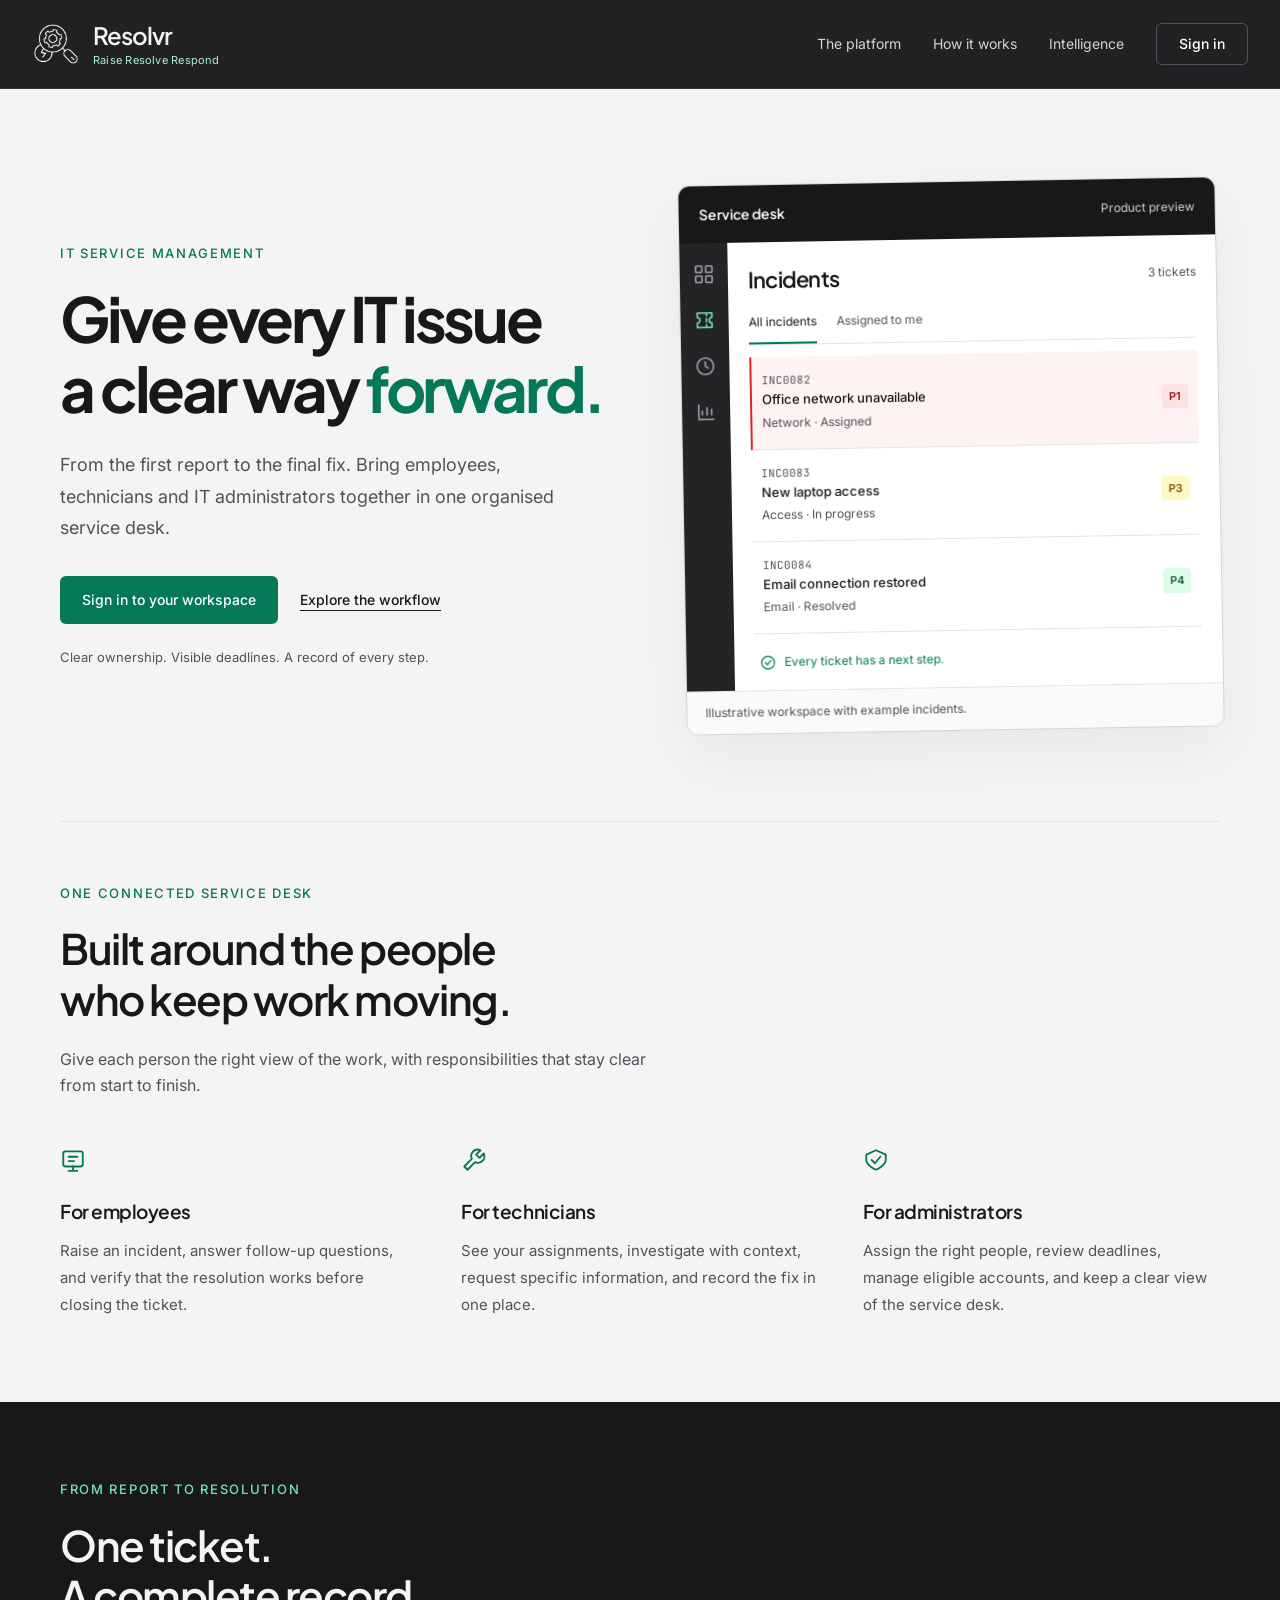
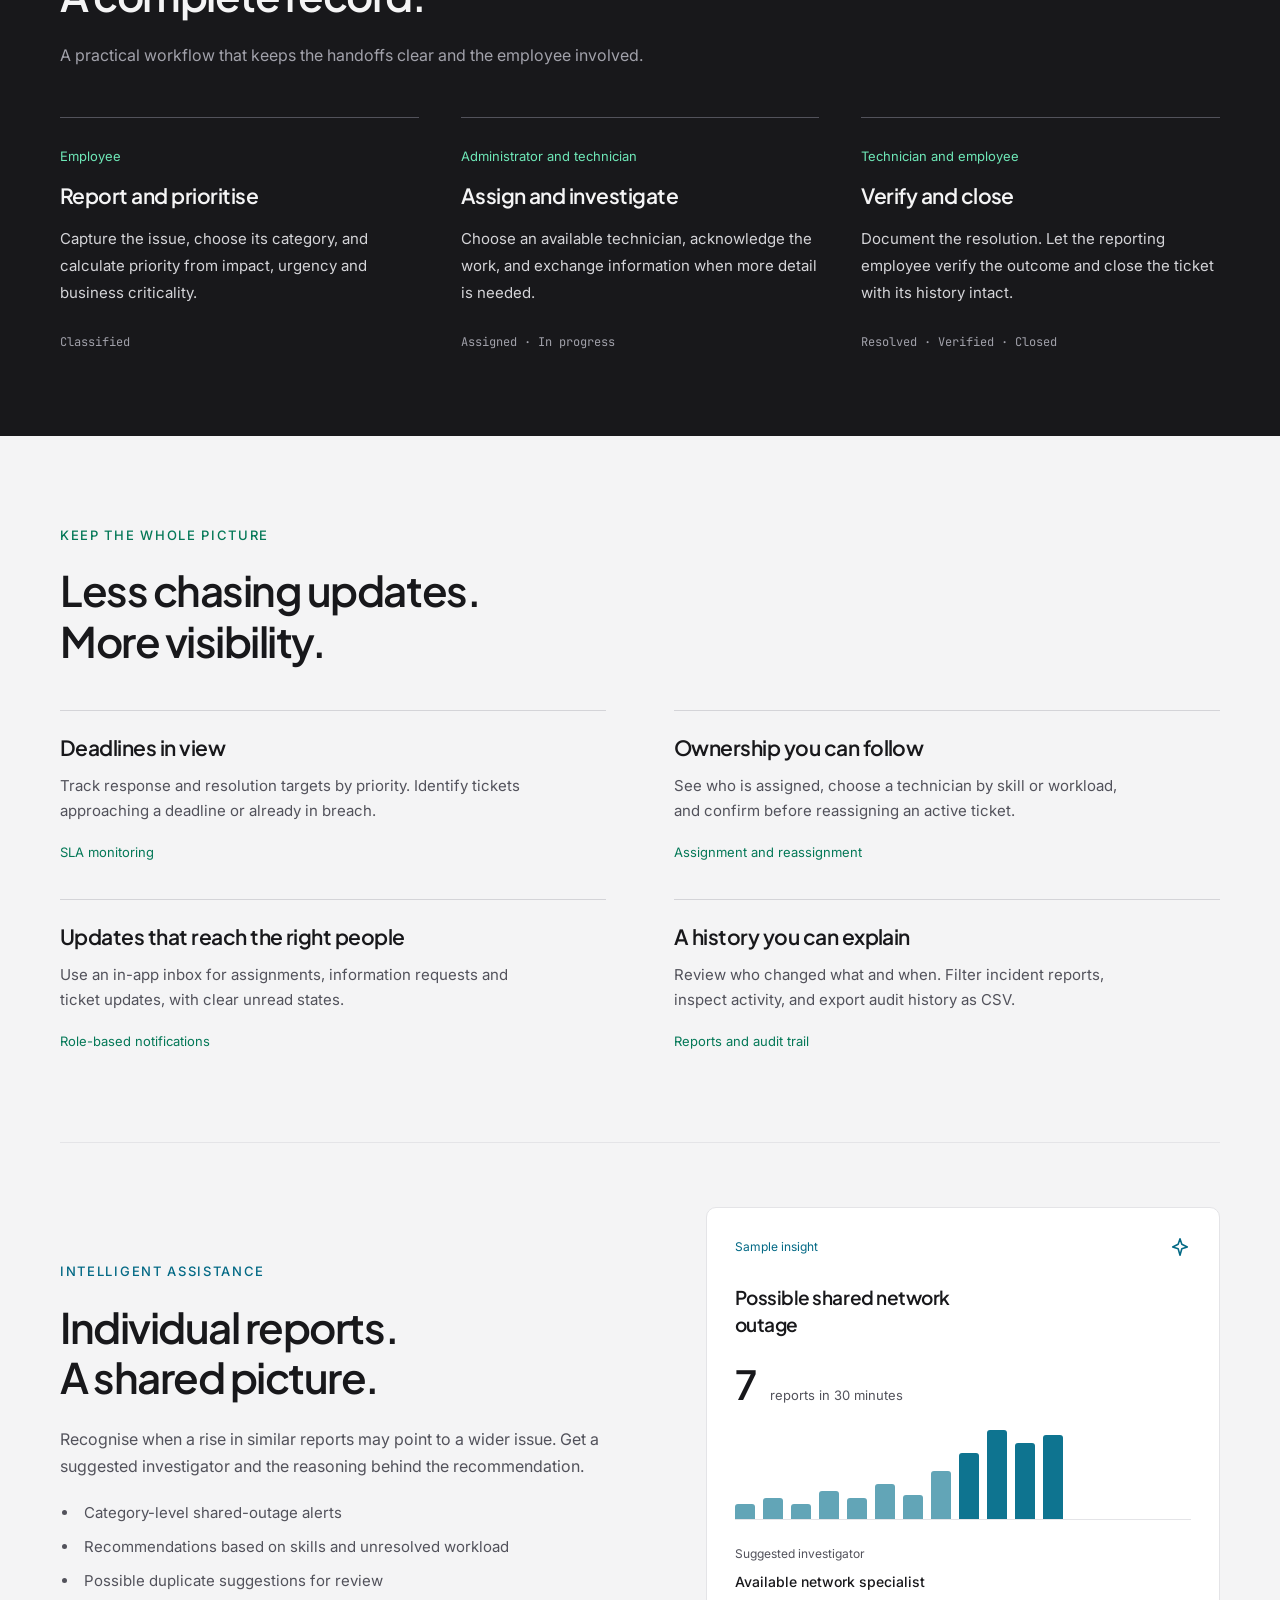
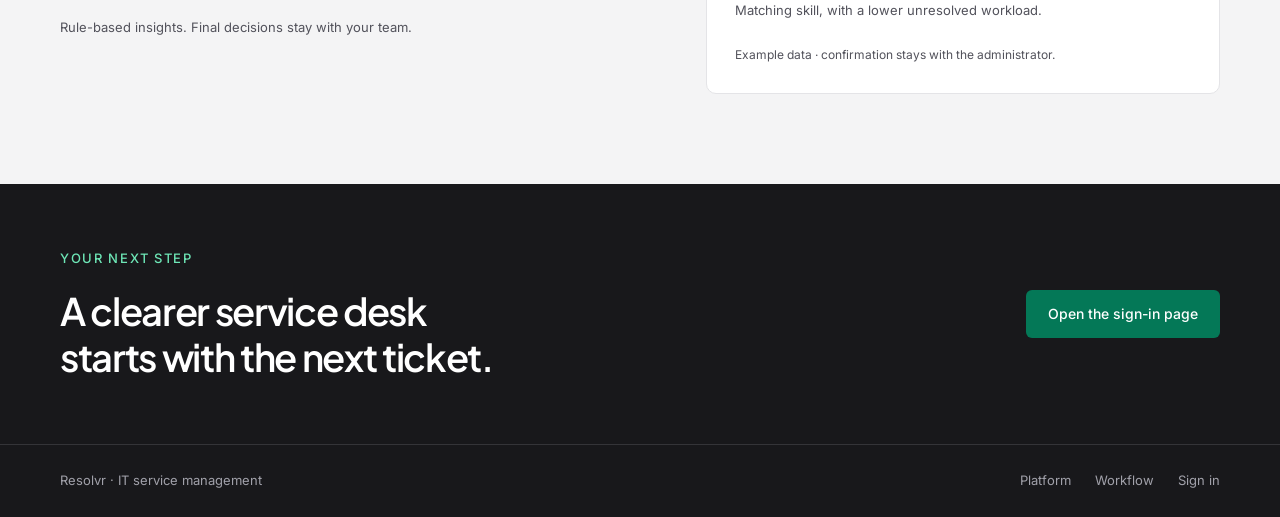
<file: frontend/landing.html>
<!doctype html>
<html lang="en">
<head>
  <meta charset="UTF-8">
  <meta name="viewport" content="width=device-width, initial-scale=1">
  <meta name="theme-color" content="#18181b">
  <meta name="description" content="Bring incident reporting, technician assignments, SLA monitoring and service desk insights into one clear workflow with Resolvr.">
  <title>Resolvr · A clearer way to run IT support</title>
  <link rel="icon" type="image/png" href="assets/branding/service-logo.png">
  <link rel="preconnect" href="https://fonts.googleapis.com">
  <link rel="preconnect" href="https://fonts.gstatic.com" crossorigin>
  <link href="https://fonts.googleapis.com/css2?family=Inter:wght@400;500;600&amp;family=JetBrains+Mono:wght@400;500&amp;family=Plus+Jakarta+Sans:wght@600;700&amp;display=swap" rel="stylesheet">
  <link rel="stylesheet" href="landing.css">
</head>
<body>
  <svg width="0" height="0" class="filter-definitions" aria-hidden="true" focusable="false"><defs><filter id="brand-ink" color-interpolation-filters="sRGB"><feColorMatrix type="matrix" values="0 0 0 0 0 0 0 0 0 0 0 0 0 0 0 -.2126 -.7152 -.0722 1 0"/></filter></defs></svg>
  <a class="skip-link" href="#main">Skip to content</a>
  <header class="site-header">
    <div class="header-inner">
      <a href="landing.html" class="site-brand" aria-label="Resolvr home"><img src="assets/branding/service-logo.png" alt="" class="site-logo"><span class="site-brand-copy"><strong>Resolvr</strong><span class="site-tagline">Raise Resolve Respond</span></span></a>
      <nav aria-label="Main navigation" class="site-nav"><div class="nav-links"><a href="#platform">The platform</a><a href="#workflow">How it works</a><a href="#insights">Intelligence</a></div><a href="signin.html" class="button header-signin">Sign in</a></nav>
    </div>
  </header>
  <main id="main">
    <section class="hero container" aria-labelledby="hero-title">
      <div class="hero-copy">
        <p class="eyebrow">IT service management</p>
        <h1 id="hero-title">Give every IT issue<br>a clear way <span>forward.</span></h1>
        <p class="hero-description">From the first report to the final fix. Bring employees, technicians and IT administrators together in one organised service desk.</p>
        <div class="hero-actions"><a href="signin.html" class="button button-primary">Sign in to your workspace</a><a href="#workflow" class="text-link">Explore the workflow</a></div>
        <p class="hero-footnote">Clear ownership. Visible deadlines. A record of every step.</p>
      </div>
      <figure class="product-preview" aria-labelledby="preview-caption">
        <div class="preview-top"><span class="preview-brand">Service desk</span><span class="preview-label">Product preview</span></div>
        <div class="preview-workspace">
          <div class="preview-rail" aria-hidden="true"><svg viewBox="0 0 24 24"><rect x="3" y="3" width="7" height="7" rx="1"/><rect x="14" y="3" width="7" height="7" rx="1"/><rect x="3" y="14" width="7" height="7" rx="1"/><rect x="14" y="14" width="7" height="7" rx="1"/></svg><svg class="selected" viewBox="0 0 24 24"><path d="M4 4h16v5a3 3 0 0 0 0 6v5H4v-5a3 3 0 0 0 0-6Z"/><path d="M14 4v3m0 3v4m0 3v3"/></svg><svg viewBox="0 0 24 24"><circle cx="12" cy="12" r="9"/><path d="M12 7v5l3 2"/></svg><svg viewBox="0 0 24 24"><path d="M4 4v16h16M8 15v-4m5 4V7m5 8v-6"/></svg></div>
          <div class="preview-main">
            <div class="preview-title"><h2>Incidents</h2><span class="preview-count">3 tickets</span></div>
            <div class="preview-tabs"><span class="active">All incidents</span><span>Assigned to me</span></div>
            <div class="preview-row critical"><div><span class="ticket-id">INC0082</span><strong>Office network unavailable</strong><span class="ticket-meta">Network · Assigned</span></div><span class="badge critical-badge">P1</span></div>
            <div class="preview-row"><div><span class="ticket-id">INC0083</span><strong>New laptop access</strong><span class="ticket-meta">Access · In progress</span></div><span class="badge medium-badge">P3</span></div>
            <div class="preview-row"><div><span class="ticket-id">INC0084</span><strong>Email connection restored</strong><span class="ticket-meta">Email · Resolved</span></div><span class="badge low-badge">P4</span></div>
            <div class="preview-update"><svg viewBox="0 0 24 24" aria-hidden="true"><circle cx="12" cy="12" r="9"/><path d="m8 12 3 3 5-6"/></svg><span>Every ticket has a next step.</span></div>
          </div>
        </div>
        <figcaption id="preview-caption">Illustrative workspace with example incidents.</figcaption>
      </figure>
    </section>

    <section id="platform" class="platform container" aria-labelledby="platform-title">
      <div class="section-intro"><p class="eyebrow">One connected service desk</p><h2 id="platform-title">Built around the people<br>who keep work moving.</h2><p>Give each person the right view of the work, with responsibilities that stay clear from start to finish.</p></div>
      <div class="role-grid">
        <article><svg class="feature-icon" viewBox="0 0 24 24" aria-hidden="true"><rect x="3" y="4" width="18" height="14" rx="2"/><path d="M8 22h8m-4-4v4M8 9h8m-8 4h5"/></svg><h3>For employees</h3><p>Raise an incident, answer follow-up questions, and verify that the resolution works before closing the ticket.</p></article>
        <article><svg class="feature-icon" viewBox="0 0 24 24" aria-hidden="true"><path d="m14 7 3 3 4-4a6 6 0 0 1-8 8l-7 7-3-3 7-7a6 6 0 0 1 8-8Z"/></svg><h3>For technicians</h3><p>See your assignments, investigate with context, request specific information, and record the fix in one place.</p></article>
        <article><svg class="feature-icon" viewBox="0 0 24 24" aria-hidden="true"><path d="M12 3 3 7v5c0 5 9 9 9 9s9-4 9-9V7Z"/><path d="m8 12 3 3 5-6"/></svg><h3>For administrators</h3><p>Assign the right people, review deadlines, manage eligible accounts, and keep a clear view of the service desk.</p></article>
      </div>
    </section>

    <section id="workflow" class="workflow" aria-labelledby="workflow-title"><div class="container">
      <div class="section-intro"><p class="eyebrow">From report to resolution</p><h2 id="workflow-title">One ticket.<br>A complete record.</h2><p>A practical workflow that keeps the handoffs clear and the employee involved.</p></div>
      <div class="workflow-grid">
        <article><span class="step-label">Employee</span><h3>Report and prioritise</h3><p>Capture the issue, choose its category, and calculate priority from impact, urgency and business criticality.</p><span class="workflow-state">Classified</span></article>
        <article><span class="step-label">Administrator and technician</span><h3>Assign and investigate</h3><p>Choose an available technician, acknowledge the work, and exchange information when more detail is needed.</p><span class="workflow-state">Assigned · In progress</span></article>
        <article><span class="step-label">Technician and employee</span><h3>Verify and close</h3><p>Document the resolution. Let the reporting employee verify the outcome and close the ticket with its history intact.</p><span class="workflow-state">Resolved · Verified · Closed</span></article>
      </div>
    </div></section>

    <section class="operations container" aria-labelledby="operations-title">
      <div class="section-intro"><p class="eyebrow">Keep the whole picture</p><h2 id="operations-title">Less chasing updates.<br>More visibility.</h2></div>
      <div class="operations-grid">
        <article><h3>Deadlines in view</h3><p>Track response and resolution targets by priority. Identify tickets approaching a deadline or already in breach.</p><span class="feature-detail">SLA monitoring</span></article>
        <article><h3>Ownership you can follow</h3><p>See who is assigned, choose a technician by skill or workload, and confirm before reassigning an active ticket.</p><span class="feature-detail">Assignment and reassignment</span></article>
        <article><h3>Updates that reach the right people</h3><p>Use an in-app inbox for assignments, information requests and ticket updates, with clear unread states.</p><span class="feature-detail">Role-based notifications</span></article>
        <article><h3>A history you can explain</h3><p>Review who changed what and when. Filter incident reports, inspect activity, and export audit history as CSV.</p><span class="feature-detail">Reports and audit trail</span></article>
      </div>
    </section>

    <section id="insights" class="insights container" aria-labelledby="insights-title">
      <div class="insight-copy"><p class="eyebrow insight-eyebrow">Intelligent assistance</p><h2 id="insights-title">Individual reports.<br>A shared picture.</h2><p>Recognise when a rise in similar reports may point to a wider issue. Get a suggested investigator and the reasoning behind the recommendation.</p><ul><li>Category-level shared-outage alerts</li><li>Recommendations based on skills and unresolved workload</li><li>Possible duplicate suggestions for review</li></ul><p class="insight-note">Rule-based insights. Final decisions stay with your team.</p></div>
      <div class="insight-example"><div class="insight-example-header"><span>Sample insight</span><svg viewBox="0 0 24 24" aria-hidden="true"><path d="m12 3 2 6 6 3-6 2-2 7-2-7-6-2 6-3Z"/></svg></div><h3>Possible shared network outage</h3><p class="insight-number">7 <span>reports in 30 minutes</span></p><div class="mini-frequency" aria-label="Illustration of a rise in incident reports" role="img"><span style="--bar:16%"></span><span style="--bar:23%"></span><span style="--bar:16%"></span><span style="--bar:31%"></span><span style="--bar:23%"></span><span style="--bar:39%"></span><span style="--bar:27%"></span><span style="--bar:54%"></span><span style="--bar:74%"></span><span style="--bar:100%"></span><span style="--bar:85%"></span><span style="--bar:94%"></span></div><div class="suggested-investigator"><span>Suggested investigator</span><strong>Available network specialist</strong><p>Matching skill, with a lower unresolved workload.</p></div><p class="example-note">Example data · confirmation stays with the administrator.</p></div>
    </section>

    <section class="closing" aria-labelledby="closing-title"><div class="container closing-inner"><div><p class="eyebrow">Your next step</p><h2 id="closing-title">A clearer service desk<br>starts with the next ticket.</h2></div><a href="signin.html" class="button button-primary">Open the sign-in page</a></div></section>
  </main>
  <footer class="site-footer"><div class="container footer-inner"><span>Resolvr · IT service management</span><nav aria-label="Footer navigation"><a href="#platform">Platform</a><a href="#workflow">Workflow</a><a href="signin.html">Sign in</a></nav></div></footer>
</body>
</html>
</file>
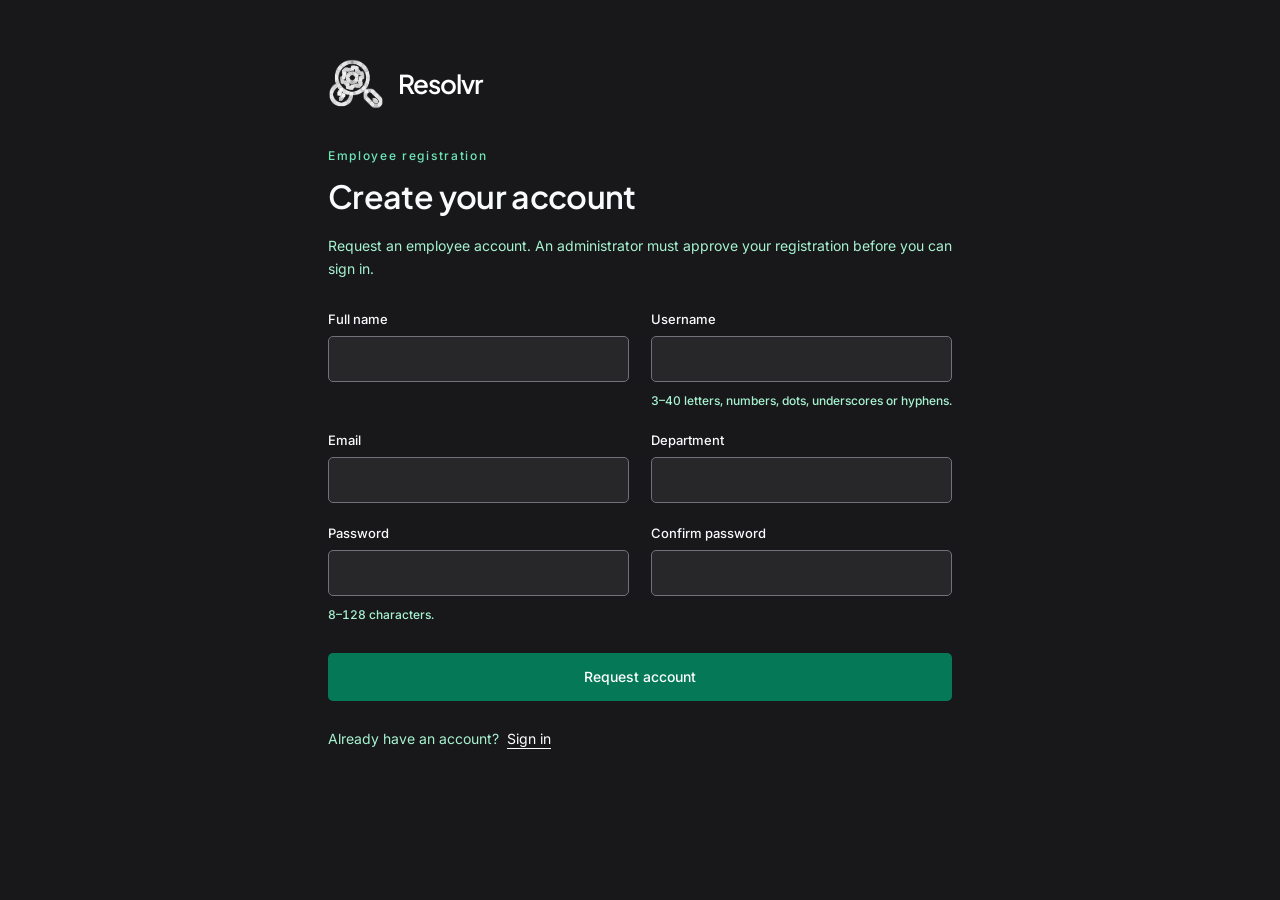
<file: frontend/signup.html>
<!doctype html>
<html lang="en"><head><meta charset="UTF-8"><link rel="icon" type="image/png" href="assets/branding/service-logo.png"><meta name="viewport" content="width=device-width, initial-scale=1"><meta name="theme-color" content="#18181B"><title>Create account · Resolvr</title><link rel="preconnect" href="https://fonts.googleapis.com"><link rel="preconnect" href="https://fonts.gstatic.com" crossorigin><link href="https://fonts.googleapis.com/css2?family=Inter:wght@400;500;600&amp;family=JetBrains+Mono:wght@400;500&amp;family=Plus+Jakarta+Sans:wght@600;700&amp;display=swap" rel="stylesheet"><link rel="stylesheet" href="styles.css"><link rel="stylesheet" href="auth.css"><link rel="stylesheet" href="theme-graphite.css"><script src="api.js" defer></script><script src="auth.js" defer></script></head>
<body class="auth-page"><svg width="0" height="0" style="position:absolute" aria-hidden="true" focusable="false"><defs><filter id="brand-ink" color-interpolation-filters="sRGB"><feColorMatrix type="matrix" values="0 0 0 0 0 0 0 0 0 0 0 0 0 0 0 -.2126 -.7152 -.0722 1 0"/><feMorphology operator="dilate" radius="0.65"/></filter></defs></svg><main class="auth-main auth-main-signup"><a class="auth-brand" href="signin.html" aria-label="Resolvr sign in"><img class="brand-logo" src="assets/branding/service-logo.png" alt=""><strong>Resolvr</strong></a><p class="eyebrow">Employee registration</p><h1>Create your account</h1><p class="auth-intro">Request an employee account. An administrator must approve your registration before you can sign in.</p>
<form id="signup-form" class="auth-form"><p id="auth-error" class="auth-error" role="alert" hidden></p><div class="auth-form-grid"><label>Full name<input name="name" autocomplete="name" maxlength="120" required></label><label>Username<input name="username" autocomplete="username" minlength="3" maxlength="40" pattern="[A-Za-z0-9._\-]{3,40}" required><span class="auth-help">3–40 letters, numbers, dots, underscores or hyphens.</span></label><label>Email<input name="email" type="email" autocomplete="email" maxlength="200" required></label><label>Department<input name="department" autocomplete="organization-title" maxlength="100" required></label><label>Password<input name="password" type="password" minlength="8" maxlength="128" autocomplete="new-password" required><span class="auth-help">8–128 characters.</span></label><label>Confirm password<input name="confirmPassword" type="password" minlength="8" maxlength="128" autocomplete="new-password" required></label></div><button class="auth-submit" type="submit">Request account</button></form><p class="auth-switch">Already have an account? <a href="signin.html">Sign in</a></p></main></body></html>
</file>
<file: frontend/landing.css>
:root{color-scheme:light;--paper:#f4f4f5;--ink:#18181b;--muted:#52525b;--line:#e4e4e7;--emerald:#047857;--emerald-dark:#065f46;--mint:#6ee7b7;--heading:'Plus Jakarta Sans',sans-serif;font-family:Inter,system-ui,sans-serif;font-synthesis:none;color:var(--ink);background:var(--paper);scroll-behavior:smooth}
*{box-sizing:border-box}body{margin:0;font-size:16px;line-height:1.65}a{color:inherit}a:focus-visible{outline:2px solid #059669;outline-offset:5px}svg{fill:none;stroke:currentColor;stroke-width:1.7;stroke-linecap:round;stroke-linejoin:round}h1,h2,h3{font-family:var(--heading);line-height:1.2;letter-spacing:-.035em;margin:0;font-weight:600}p{margin:0}h2{font-size:clamp(30px,3.6vw,42px)}h3{font-size:20px;letter-spacing:-.025em}.container{width:min(1160px,calc(100% - 64px));margin:auto}.filter-definitions{position:absolute}.skip-link{position:fixed;z-index:30;top:12px;left:16px;padding:10px 16px;background:white;transform:translateY(-160%)}.skip-link:focus{transform:none}
.site-header{position:sticky;top:0;z-index:10;background:#18181bf5;color:#f4f4f5;border-bottom:1px solid #343438}.header-inner{width:min(1240px,calc(100% - 64px));height:88px;margin:auto;display:flex;align-items:center;justify-content:space-between;gap:24px}.site-brand{display:block;line-height:0}.site-logo{width:48px;height:48px;filter:url(#brand-ink) invert(1)}.site-nav,.nav-links{display:flex;align-items:center;gap:32px}.nav-links a{font-size:14px;text-decoration:none;color:#d4d4d8}.nav-links a:hover{color:#6ee7b7}.button{display:inline-flex;align-items:center;justify-content:center;min-height:48px;border:1px solid transparent;border-radius:6px;padding:12px 21px;font-size:14px;font-weight:500;line-height:1.45;text-decoration:none;transition:background 160ms,border-color 160ms}.button-primary{background:var(--emerald);color:white}.button-primary:hover{background:var(--emerald-dark)}.header-signin{min-height:42px;border-color:#52525b;color:white;padding:9px 22px}.header-signin:hover{background:#303035;border-color:#a1a1aa}
.hero{display:grid;grid-template-columns:1.05fr 1fr;gap:58px;align-items:center;padding:92px 0 90px}.eyebrow{font-size:13px;line-height:1.5;letter-spacing:.13em;text-transform:uppercase;font-weight:500;color:var(--emerald);margin-bottom:20px}.hero h1{font-size:clamp(40px,4.9vw,62px);font-weight:700;line-height:1.13;letter-spacing:-.055em}.hero h1 span{color:var(--emerald)}.hero-description{font-size:18px;line-height:1.75;color:var(--muted);max-width:500px;margin-top:26px}.hero-actions{display:flex;align-items:center;gap:22px;flex-wrap:wrap;margin-top:32px}.text-link{font-size:14px;font-weight:500;text-underline-offset:5px}.hero-footnote{font-size:13px;color:var(--muted);margin-top:23px}.hero-copy{animation:arrival 650ms ease-out both}
.product-preview{margin:0;min-width:0;border:1px solid #d4d4d8;border-radius:12px;overflow:hidden;background:white;box-shadow:0 24px 60px #18181b0d;transform:rotate(-1deg);animation:arrival 850ms ease-out both}.preview-top{display:flex;align-items:center;justify-content:space-between;gap:12px;padding:17px 20px;background:#18181b;color:white}.preview-brand{font-family:var(--heading);font-size:14px;font-weight:600}.preview-label{font-size:12px;color:#d4d4d8}.preview-workspace{display:grid;grid-template-columns:48px 1fr}.preview-rail{background:#242427;padding:20px 10px;display:flex;flex-direction:column;align-items:center;gap:24px;color:#a1a1aa}.preview-rail svg{width:22px;height:22px}.preview-rail .selected{color:#6ee7b7}.preview-main{min-width:0;padding:24px 20px 0}.preview-title{display:flex;align-items:center;justify-content:space-between;gap:12px}.preview-title h2{font-size:22px}.preview-count{font-size:12px;color:var(--muted)}.preview-tabs{display:flex;gap:20px;margin:20px 0 12px;border-bottom:1px solid var(--line);color:var(--muted);font-size:12px}.preview-tabs span{padding-bottom:10px}.preview-tabs .active{border-bottom:2px solid var(--emerald);color:var(--ink)}.preview-row{display:flex;align-items:center;justify-content:space-between;gap:14px;border-bottom:1px solid var(--line);padding:16px 10px}.preview-row.critical{background:#fef2f2;border-left:2px solid #dc2626}.preview-row>div{display:grid;gap:3px;min-width:0}.ticket-id{font:11px 'JetBrains Mono',monospace;color:var(--muted)}.preview-row strong{font-size:13px;font-weight:500;line-height:1.5}.ticket-meta{font-size:12px;color:var(--muted)}.badge{font-size:11px;font-weight:600;border-radius:4px;padding:3px 7px;flex:none}.critical-badge{background:#fee2e2;color:#991b1b}.medium-badge{background:#fef9c3;color:#854d0e}.low-badge{background:#dcfce7;color:#166534}.preview-update{display:flex;align-items:center;gap:8px;padding:18px 5px;color:var(--emerald);font-size:12px}.preview-update svg{width:17px;height:17px}.product-preview figcaption{border-top:1px solid var(--line);background:#fafafa;font-size:12px;color:var(--muted);padding:11px 18px}
section[id]{scroll-margin-top:110px}.platform{padding:62px 0 84px;border-top:1px solid var(--line)}.section-intro{max-width:590px}.section-intro>p:last-child:not(.eyebrow){color:var(--muted);margin-top:22px}.role-grid{display:grid;grid-template-columns:repeat(3,1fr);gap:44px;margin-top:48px}.feature-icon{width:26px;height:26px;color:var(--emerald);margin-bottom:20px}.role-grid h3{font-size:19px;margin-bottom:14px}.role-grid p{font-size:15px;color:var(--muted);line-height:1.8}
.workflow{background:#18181b;color:#f4f4f5;padding:78px 0 82px}.workflow .eyebrow{color:#6ee7b7}.workflow .section-intro>p:last-child{color:#a1a1aa}.workflow-grid{display:grid;grid-template-columns:repeat(3,1fr);gap:42px;margin-top:48px}.workflow-grid article{border-top:1px solid #52525b;padding-top:24px}.step-label{font-size:13px;color:#6ee7b7}.workflow-grid h3{margin-top:15px;font-size:21px}.workflow-grid p{font-size:15px;color:#d4d4d8;margin-top:17px;line-height:1.8}.workflow-state{display:block;color:#a1a1aa;font:12px/1.8 'JetBrains Mono',monospace;margin-top:26px}
.operations{padding:90px 0}.operations-grid{display:grid;grid-template-columns:1fr 1fr;gap:36px 68px;margin-top:44px}.operations-grid article{border-top:1px solid #d4d4d8;padding-top:24px}.operations-grid h3{font-size:21px}.operations-grid p{color:var(--muted);margin-top:14px;max-width:470px;font-size:15px}.feature-detail{display:block;font-size:13px;color:var(--emerald);margin-top:18px}
.insights{display:grid;grid-template-columns:1.1fr 1fr;gap:80px;padding:64px 0 90px;border-top:1px solid var(--line);align-items:center}.insight-eyebrow{color:#036985}.insight-copy>p:not(.eyebrow){color:var(--muted);margin-top:24px}.insight-copy ul{padding-left:19px;margin:22px 0;color:var(--muted);font-size:15px}.insight-copy li{padding-left:5px;margin:9px 0}.insight-copy .insight-note{font-size:13px}.insight-example{background:white;border:1px solid var(--line);border-radius:10px;padding:28px}.insight-example-header{display:flex;align-items:center;justify-content:space-between;font-size:12px;color:#036985;margin-bottom:26px}.insight-example-header svg{width:22px;height:22px}.insight-example h3{font-size:19px;line-height:1.4;max-width:260px}.insight-number{font-family:var(--heading);font-size:40px;font-weight:600;line-height:1.4;margin-top:18px}.insight-number span{font-family:Inter,sans-serif;font-size:13px;font-weight:400;color:var(--muted);margin-left:6px}.mini-frequency{height:90px;display:flex;align-items:end;gap:8px;border-bottom:1px solid var(--line);margin:18px 0 24px}.mini-frequency span{flex:1;max-width:20px;height:var(--bar);background:#0e7490;border-radius:3px 3px 0 0;opacity:.65}.mini-frequency span:nth-last-child(-n+4){opacity:1}.suggested-investigator{display:grid;gap:7px;font-size:14px}.suggested-investigator>span{font-size:12px;color:var(--muted)}.suggested-investigator strong{font-weight:500}.suggested-investigator p{font-size:13px;color:var(--muted)}.example-note{font-size:12px;color:var(--muted);margin-top:23px}
.closing{background:#18181b;color:white;padding:65px 0}.closing-inner{display:flex;align-items:center;justify-content:space-between;gap:40px}.closing .eyebrow{color:#6ee7b7}.closing h2{font-size:clamp(28px,3.6vw,38px)}.closing .button{flex-shrink:0}.site-footer{background:#18181b;color:#a1a1aa;border-top:1px solid #343438;padding:25px 0}.footer-inner{display:flex;justify-content:space-between;gap:24px;font-size:13px}.footer-inner nav{display:flex;gap:24px}.footer-inner a{text-decoration:none}.footer-inner a:hover{color:white}
@keyframes arrival{from{opacity:0;translate:0 12px}to{opacity:1;translate:0 0}}
@media(max-width:1050px){.hero{gap:32px;padding-top:68px}.hero h1{font-size:46px}.hero-description{font-size:16px}.hero-actions{gap:18px}.preview-main{padding:22px 12px 0}.preview-row strong{font-size:12px}.insights{gap:40px}.role-grid,.workflow-grid{gap:28px}}
@media(max-width:850px){.hero{grid-template-columns:1fr;gap:48px;padding:62px 0 60px}.hero-copy{max-width:600px}.hero h1{font-size:clamp(42px,7vw,58px)}.product-preview{width:min(560px,100%);justify-self:center;transform:none}.preview-main{padding:24px 20px 0}.preview-row strong{font-size:14px}.insights{grid-template-columns:1fr;gap:34px}.insight-copy{max-width:600px}.insight-example{max-width:560px;width:100%;justify-self:center}.role-grid{gap:25px}.role-grid p,.workflow-grid p{font-size:14px}.workflow-grid h3{font-size:19px}.closing-inner{align-items:flex-start;flex-direction:column;gap:30px}}
@media(max-width:600px){.container,.header-inner{width:calc(100% - 40px)}.header-inner{height:74px}.nav-links{display:none}.site-logo{width:42px;height:42px}.hero{padding-top:44px;gap:36px}.hero h1{font-size:42px}.hero-description{margin-top:22px}.hero-actions{align-items:flex-start;flex-direction:column;gap:20px}.hero-footnote{font-size:12px;max-width:270px}.product-preview{border-radius:8px}.preview-top{padding:13px 14px}.preview-workspace{grid-template-columns:37px 1fr}.preview-rail{padding:20px 7px}.preview-rail svg{width:20px;height:20px}.preview-main{padding:20px 11px 0}.preview-row{padding:14px 7px;gap:8px}.preview-row strong{font-size:12px}.preview-tabs{gap:13px;font-size:11px}.preview-update{font-size:11px}.role-grid,.workflow-grid,.operations-grid{grid-template-columns:1fr}.platform{padding:44px 0 56px}.role-grid{gap:32px;margin-top:34px}.role-grid article{border-top:1px solid var(--line);padding-top:24px}.role-grid p,.workflow-grid p,.operations-grid p{font-size:16px}.feature-icon{margin-bottom:15px}.workflow{padding:54px 0}.workflow-grid{gap:32px;margin-top:32px}.workflow-state{margin-top:18px}.operations{padding:56px 0}.operations-grid{gap:30px;margin-top:30px}.insights{padding:48px 0 56px}.insight-example{padding:22px}.closing{padding:48px 0}.footer-inner{flex-direction:column;gap:18px}.section-intro h2,.insight-copy h2{font-size:32px}}
@media(prefers-reduced-motion:reduce){:root{scroll-behavior:auto}*,*::before,*::after{animation:none!important;transition:none!important}}

.site-brand{display:flex;align-items:center;gap:13px;text-decoration:none;flex-shrink:0;line-height:1.2}.site-brand-copy{display:grid;gap:5px}.site-brand-copy strong{font-family:var(--heading);font-size:24px;font-weight:600;letter-spacing:-.04em}.site-tagline{font-size:11px;letter-spacing:.02em;color:#a7f3d0;white-space:nowrap}@media(max-width:800px){.site-nav .nav-links{display:none}}@media(max-width:400px){.site-brand{gap:9px}.site-brand-copy strong{font-size:21px}.site-tagline{font-size:10px}.header-signin{padding:9px 14px}}
</file>
<file: frontend/styles.css>
:root{color-scheme:light;--heading-font:"DM Serif Display",Georgia,serif;--sage:#acbfa4;--ink:#262626;--cream:#fff8f0;--table:#f3ebe1;--muted:rgba(38,38,38,.65);--line:rgba(38,38,38,.13);--rail:84px;--expanded:244px;font-family:Ubuntu,system-ui,sans-serif;color:var(--ink);background:var(--cream);font-synthesis:none}
#reassign-dialog .reassignment-warning{border:1px solid #990505;border-left-width:4px;background:#fff0ed}#reassign-dialog .reassignment-warning>strong{color:#990505}#reassign-warning{margin:10px 0 0}#reassign-title{display:flex;align-items:center;gap:10px}.reassign-warning-symbol{width:27px;height:27px;flex-shrink:0;color:#990505}.reassign-button-symbol{width:18px;height:18px;flex-shrink:0}#confirm-reassign{display:inline-flex;align-items:center;justify-content:center;gap:8px;background:#990505;border-color:#990505;color:#fff8f0}#confirm-reassign:hover:not(:disabled){background:#7d0404;border-color:#7d0404}[data-action="reassign"] select{max-width:100%}#reassign-dialog .detail-facts dd{line-height:1.7}
.account-settings-grid{display:grid;grid-template-columns:1fr 1fr;gap:56px}.account-settings-section{min-width:0;border-top:1px solid var(--line);padding-top:26px}.account-form{max-width:460px}.account-form label{display:grid;gap:9px;margin:24px 0;font-size:14px}.account-form input{width:100%;min-width:0}.account-settings-section>p{line-height:1.7}.users-table th:nth-child(2){width:auto}.users-table td{vertical-align:top;white-space:normal;min-width:120px}.users-table td:first-child{min-width:200px}.users-table td:nth-child(3){overflow-wrap:anywhere}.users-table td:last-child{min-width:210px;max-width:280px}.users-table .row-secondary{font-size:12px}.profile-panel #open-profile-settings{display:block}.account-form button{margin-bottom:12px}@media(max-width:900px){.account-settings-grid{grid-template-columns:1fr;gap:40px}}
.overview-toolbar{display:flex;justify-content:space-between;align-items:center;gap:20px;margin-bottom:14px}.overview-toolbar p{margin:0}.overview-grid{display:grid;grid-template-columns:260px minmax(0,1fr);gap:36px;margin-top:28px;align-items:start}.overview-profile{padding:26px;background:var(--table);border:1px solid var(--line);border-radius:8px}.overview-avatar{display:grid;place-items:center;width:52px;height:52px;border-radius:50%;background:var(--sage);font-size:23px;margin-bottom:22px}.overview-profile h2{line-height:1.4;overflow-wrap:anywhere}.overview-profile dl{margin:28px 0 0}.overview-profile dl>div{margin-top:22px}.overview-profile dt{font-size:12px;color:var(--muted);margin-bottom:7px}.overview-profile dd{margin:0;font-size:14px;line-height:1.6;overflow-wrap:anywhere}.overview-profile-note{font-size:12px;line-height:1.7;color:var(--muted);border-top:1px solid var(--line);padding-top:20px;margin:24px 0 0}.overview-main{min-width:0}.overview-main .incident-summary{justify-content:flex-start;gap:30px;flex-wrap:wrap;margin-bottom:28px}.overview-section{padding:26px 0;border-top:1px solid var(--line)}.overview-section-heading{display:flex;justify-content:space-between;align-items:center;gap:16px;margin-bottom:18px}.overview-ticket-list{list-style:none;margin:0;padding:0}.overview-ticket-list>li+li{border-top:1px solid var(--line)}.overview-ticket{border:0;background:none;width:100%;padding:16px 0;display:flex;align-items:center;justify-content:space-between;text-align:left;gap:18px}.overview-ticket:hover strong{text-decoration:underline;text-underline-offset:4px}.overview-ticket>span:first-child{display:grid;gap:7px;min-width:0}.overview-ticket strong{font-size:14px;font-weight:500;overflow-wrap:anywhere}.overview-ticket .muted{font-size:13px;line-height:1.5}.overview-ticket-id{font-size:12px;color:var(--muted)}.overview-sla{border-left:3px solid #cc5649;padding:18px 22px;background:var(--table);margin-bottom:26px}.overview-sla>p{font-size:13px;line-height:1.6;color:var(--muted)}.overview-continue{padding:22px 0;display:flex;align-items:center;justify-content:space-between;gap:18px;border-top:1px solid var(--line)}.overview-continue p{font-size:13px;line-height:1.6;margin-bottom:0;overflow-wrap:anywhere}.overview-activity{list-style:none;padding:0;margin:0}.overview-activity>li{position:relative;border-left:1px solid var(--line);padding:0 0 26px 20px;margin-left:4px}.overview-activity>li:before{content:"";position:absolute;top:5px;left:-4px;width:7px;height:7px;background:var(--sage);border-radius:50%}.overview-event-heading{display:flex;justify-content:space-between;gap:16px;margin-bottom:9px;font-size:13px}.overview-event-heading strong{font-weight:500}.overview-event-heading time{color:var(--muted);font-size:12px;white-space:nowrap}.overview-activity .incident-link{font-size:14px;text-align:left;white-space:normal}.overview-activity p{font-size:13px;line-height:1.6;margin:8px 0;white-space:pre-wrap;overflow-wrap:anywhere}.overview-activity .muted{font-size:12px}
@media(max-width:1100px){.overview-grid{grid-template-columns:220px minmax(0,1fr);gap:24px}.overview-toolbar{align-items:flex-start;flex-wrap:wrap}.overview-profile{padding:22px}.overview-event-heading{flex-direction:column;gap:6px}}@media(max-width:760px){.overview-grid{grid-template-columns:1fr}.overview-profile dl{display:flex;flex-wrap:wrap;gap:12px 28px;margin-top:0}.overview-profile dl>div{margin-top:16px}.overview-toolbar .toolbar-actions{flex-wrap:wrap}.overview-continue{flex-wrap:wrap}.overview-main .incident-summary{gap:18px}}
*{box-sizing:border-box}body{margin:0}button,a{-webkit-tap-highlight-color:transparent}button{font:inherit;cursor:pointer}button:focus-visible,a:focus-visible{outline:2px solid var(--ink);outline-offset:5px}.sidebar button:focus-visible,.sidebar a:focus-visible{outline-color:var(--sage)}button{color:inherit}button img{pointer-events:none}.skip-link{position:fixed;top:12px;left:100px;z-index:10;background:var(--ink);color:var(--cream);padding:12px;transform:translateY(-160%)}.skip-link:focus{transform:none}
.information-exchange{padding:16px 0}.information-exchange+.information-exchange{border-top:1px solid var(--line)}.information-question{font-weight:500;line-height:1.6}.information-reply{margin:18px 0 0 12px;padding-left:16px;border-left:2px solid var(--sage)}.employee-question{background:var(--table);padding:14px 18px;border-left:3px solid var(--sage);margin-bottom:12px}.employee-question p{line-height:1.6;overflow-wrap:anywhere}
.sidebar{position:fixed;inset:0 auto 0 0;z-index:5;width:var(--rail);background:var(--ink);color:var(--cream);display:flex;flex-direction:column;padding:28px 12px 18px;overflow:hidden;transition:width 280ms cubic-bezier(.2,.75,.25,1),box-shadow 280ms}
.sidebar:is(:hover,:focus-within,.pinned){width:var(--expanded);box-shadow:14px 0 32px rgba(38,38,38,.10)}.brand{display:flex;align-items:center;gap:16px;min-height:48px;width:220px;border:0;padding:0 9px;background:none;text-align:left;color:var(--cream)}.brand-symbol{display:block;flex:0 0 42px;font-size:32px;font-weight:700;letter-spacing:-2px}.brand-symbol>span{color:var(--sage)}.brand-name{font-weight:700;font-size:19px;letter-spacing:.04em}.nav-label{opacity:0;visibility:hidden;white-space:nowrap;transition:opacity 160ms,visibility 160ms}.sidebar:is(:hover,:focus-within,.pinned) .nav-label{opacity:1;visibility:visible;transition-delay:70ms}small{display:block;font-size:12px;font-weight:400;letter-spacing:0;margin-top:6px;color:var(--sage)}.sidebar-rule{height:1px;flex-shrink:0;background:rgba(255,248,240,.13);margin:24px 10px 14px}.nav-section{height:38px;display:flex;align-items:center;padding-left:18px;color:var(--sage);font-family:"Playfair Display",Georgia,serif;font-size:13px;letter-spacing:.10em;font-weight:500}.second-section{margin-top:24px}.nav-item{position:relative;display:flex;align-items:center;gap:18px;width:100%;height:52px;padding:0 15px;border:0;border-radius:8px;background:none;color:var(--cream);text-align:left;margin-bottom:5px}.nav-item img{width:30px;height:30px;flex-shrink:0;object-fit:contain}.nav-item .nav-label{font-size:15px}.nav-item:hover{background:rgba(255,248,240,.065)}.nav-item.active{background:rgba(172,191,164,.16)}.nav-item.active:before{content:"";position:absolute;left:0;top:17px;height:18px;width:3px;background:var(--sage);border-radius:2px}.active-mark{margin-left:auto;flex-shrink:0;width:5px;height:5px;border-radius:50%;background:var(--sage)}.sidebar-bottom{margin-top:auto;padding-top:34px}.sidebar-bottom .sidebar-rule{margin-top:18px;margin-bottom:20px}.account{display:flex;gap:17px;align-items:center;padding-left:13px;width:220px}.avatar{display:grid;place-items:center;flex:0 0 34px;height:34px;border:1px solid var(--sage);border-radius:50%;font-size:14px;color:var(--sage)}.account-name{font-size:14px}.account small{font-size:11px}
.workspace{margin-left:var(--rail);min-height:100vh}.topbar{height:86px;border-bottom:1px solid var(--line);padding:0 48px;display:flex;align-items:center;justify-content:space-between;font-size:14px}.breadcrumb{display:flex;gap:18px;color:var(--muted)}.breadcrumb strong{font-weight:400;color:var(--ink)}.breadcrumb>span{opacity:.4}main{max-width:1600px;margin:auto;padding:52px 48px 24px;outline:none}.page-heading{display:flex;align-items:center;justify-content:space-between;gap:24px;margin-bottom:48px}.eyebrow{font-size:12px;font-weight:500;letter-spacing:.14em;margin:0 0 13px;color:var(--muted)}h1{font-size:38px;letter-spacing:-1.1px;font-weight:500;margin:0 0 13px;line-height:1.15}.page-description{font-size:16px;color:var(--muted);margin:0;line-height:1.6}.preview-label{border:1px solid var(--line);border-radius:5px;padding:8px 12px;font-size:12px;white-space:nowrap;color:var(--muted)}#incident-preview{border:1px solid var(--line);border-radius:10px;overflow:hidden;background:var(--table)}.table-heading{display:flex;justify-content:space-between;align-items:center;padding:25px 28px;border-bottom:1px solid var(--line)}h2{font-size:18px;font-weight:500;margin:0}.table-heading p{font-size:13px;color:var(--muted);margin:8px 0 0}.record-count{font-size:12px;color:var(--muted);font-variant-numeric:tabular-nums}.table-scroll{overflow-x:auto}table{width:100%;border-collapse:collapse;text-align:left;white-space:nowrap}th{padding:17px 24px;font-size:12px;letter-spacing:.06em;text-transform:none;font-weight:500;color:var(--muted);background:rgba(172,191,164,.11)}th:first-child,td:first-child{padding-left:28px}th:nth-child(2){width:40%}td{padding:25px 24px;border-top:1px solid var(--line);font-size:14px}.incident-id{font-size:14px;color:var(--muted);letter-spacing:.025em;font-variant-numeric:tabular-nums}.incident-title{font-size:15px;font-weight:500}.priority{display:inline-block;font-size:13px;font-weight:500;padding:6px 9px;border-radius:4px}.priority-p1{background:#990505;color:#fff8f0}.priority-p2{background:#cc5649;color:#000000}.priority-p3{background:#ffc273;color:#262626}.priority-p4{background:#fffcdb;color:#262626}.status{display:inline-block;padding:6px 9px;background:rgba(172,191,164,.38);border-radius:4px;font-size:13px}.status.neutral{background:rgba(38,38,38,.055)}.unassigned{color:var(--muted)}.table-footer{display:flex;gap:18px;justify-content:space-between;border-top:1px solid var(--line);padding:18px 28px;font-size:12px;color:var(--muted)}.page-footer{display:flex;justify-content:space-between;gap:20px;margin-top:30px;color:var(--muted);font-size:12px}.page-footer span span{padding:0 8px;opacity:.4}.page-footer a{color:inherit;text-underline-offset:3px}.section-placeholder{border:1px solid var(--line);padding:40px;border-radius:10px;min-height:260px}.section-placeholder p{color:var(--muted);line-height:1.6}.section-placeholder button{border:1px solid var(--ink);background:none;border-radius:5px;padding:10px 14px;margin-top:16px}.sr-only{position:absolute;width:1px;height:1px;padding:0;margin:-1px;overflow:hidden;clip:rect(0,0,0,0);white-space:nowrap;border:0}[hidden]{display:none!important}
@media(min-width:1500px){main{padding-top:64px}.page-heading{margin-bottom:56px}td{padding-top:30px;padding-bottom:30px}}
@media(max-width:900px){.topbar{padding:0 28px}main{padding:38px 28px}.workspace-name{display:none}.page-heading{margin-bottom:32px}h1{font-size:32px}.table-footer{flex-direction:column;gap:8px}}
@media(max-width:600px){:root{--rail:68px;--expanded:228px}.sidebar{padding:20px 8px 16px}.brand{padding-left:8px;gap:10px}.nav-item{padding-left:11px;gap:16px}.nav-item img{width:30px;height:30px}.account{padding-left:9px;gap:16px}.topbar{height:68px;padding:0 20px}main{padding:32px 18px}.page-heading{align-items:flex-start}.preview-label{display:none}.page-description{font-size:14px}h1{font-size:30px}.table-heading{padding:20px}.record-count{display:none}.page-footer{flex-direction:column;gap:12px}.sidebar-bottom{padding-top:20px}.second-section{margin-top:14px}.nav-item{height:46px}.nav-section{height:30px}.sidebar-rule{margin-top:18px}}
@media(prefers-reduced-motion:reduce){*,*::before,*::after{transition:none!important;scroll-behavior:auto!important}}

.incident-heading{font-family:var(--heading-font);font-weight:500;letter-spacing:-.035em;margin-bottom:0}
.sort-button{border:0;background:none;padding:0;font:inherit;text-transform:inherit;letter-spacing:inherit;display:flex;gap:10px;align-items:center;white-space:nowrap}
.profile-control{position:relative}.profile-button{display:grid;place-items:center;width:40px;height:40px;border:1px solid rgba(38,38,38,.2);border-radius:50%;background:var(--sage);font-size:15px;font-weight:500}.profile-button:hover{box-shadow:0 0 0 4px rgba(172,191,164,.2)}.profile-panel{position:absolute;right:0;top:52px;z-index:6;min-width:210px;padding:20px;background:var(--cream);border:1px solid var(--line);border-radius:8px;box-shadow:0 8px 24px rgba(38,38,38,.08)}.profile-panel strong{font-size:14px;font-weight:500}.profile-panel span{display:block;color:var(--muted);font-size:12px;margin-top:8px}

/* Incident workspace */
input,select,textarea{font:inherit;color:var(--ink);background:var(--cream);border:1px solid rgba(38,38,38,.24);border-radius:5px;min-height:40px;padding:9px 11px;max-width:100%}input:focus-visible,select:focus-visible,textarea:focus-visible{outline:2px solid var(--ink);outline-offset:2px}select{appearance:none;padding-right:30px;background-image:url("data:image/svg+xml,%3Csvg xmlns='http://www.w3.org/2000/svg' width='12' height='8' viewBox='0 0 12 8'%3E%3Cpath d='m1 1 5 5 5-5' fill='none' stroke='%23262626' stroke-width='1.5'/%3E%3C/svg%3E");background-repeat:no-repeat;background-position:right 10px center}textarea{resize:vertical;line-height:1.6}button:disabled,input:disabled,select:disabled,textarea:disabled{opacity:.55;cursor:not-allowed}.primary-button,.secondary-button{border:1px solid var(--ink);border-radius:5px;padding:11px 16px;min-height:42px;font-size:14px;font-weight:500;white-space:nowrap}.primary-button{background:var(--ink);color:var(--cream)}.primary-button:hover:not(:disabled){background:#3b3b3b}.secondary-button{background:transparent;border-color:rgba(38,38,38,.24)}.secondary-button:hover:not(:disabled){background:rgba(172,191,164,.17)}.text-button{font-size:14px;border:0;background:none;text-decoration:underline;text-underline-offset:4px;padding:10px 0}.profile-panel .text-button{margin-top:12px}.incident-summary{display:flex;gap:30px;flex-wrap:wrap;padding:0 0 26px;border-bottom:1px solid var(--line);margin-bottom:26px}.incident-summary>span{font-size:14px;color:var(--muted);display:flex;gap:12px;align-items:baseline}.incident-summary strong{color:var(--ink);font-weight:500;font-size:22px;font-variant-numeric:tabular-nums}.incident-tools{display:flex;justify-content:space-between;gap:16px;align-items:center;margin-bottom:20px}.search-field{width:300px;max-width:100%}.search-field input{width:100%;font-size:14px}.toolbar-actions{display:flex;gap:10px;flex-wrap:wrap}.incident-filters{display:flex;align-items:flex-end;gap:14px;flex-wrap:wrap;margin-bottom:26px}.incident-filters label{font-size:13px;display:grid;gap:8px;flex:1;min-width:130px}.incident-filters input,.incident-filters select{width:100%;font-size:14px}.incident-filters .text-button{margin-bottom:3px;white-space:nowrap}.sort-control{display:flex;align-items:center;gap:12px;font-size:13px;color:var(--muted)}.sort-control select{font-size:13px;background-color:var(--table)}.incident-link{border:0;padding:3px 0;background:none;text-decoration:underline;text-underline-offset:4px;font-size:14px;color:var(--ink)}.incident-title{display:block;white-space:normal;min-width:210px;line-height:1.5}.row-secondary{display:block;white-space:normal;font-size:12px;color:var(--muted);margin-top:8px;line-height:1.5}.sla-label{font-size:13px;line-height:1.5}.sla-label.breached{color:#990505;font-weight:500}.table-state{padding:48px 28px;text-align:center;font-size:15px;color:var(--muted);line-height:1.6}.table-scroll tbody tr:hover{background:rgba(172,191,164,.12)}.storage-note{font-size:12px;color:var(--muted);line-height:1.6;margin:18px 0 0}.notice{border:1px solid var(--sage);border-radius:5px;background:rgba(172,191,164,.15);padding:15px 18px;font-size:14px;line-height:1.6;margin:0 0 24px}.notice.error{border-color:#990505;color:#990505;background:transparent}.muted{color:var(--muted);font-size:14px;line-height:1.6}.field-help{font-size:13px;color:var(--muted);line-height:1.6}.form-error{color:#990505;font-size:14px;line-height:1.6}.pre-wrap{white-space:pre-wrap;overflow-wrap:anywhere;line-height:1.7;font-size:15px}
/* Native dialogs provide focus containment and Escape handling. */
dialog{color:var(--ink);background:var(--cream);border:1px solid var(--line);border-radius:12px;padding:0;max-height:90dvh;box-shadow:0 24px 80px rgba(38,38,38,.18)}dialog::backdrop{background:rgba(38,38,38,.35)}body:has(dialog[open]){overflow:hidden}.form-dialog{width:620px;max-width:calc(100vw - 32px)}.dialog-content{padding:30px}.dialog-heading{display:flex;justify-content:space-between;align-items:center;gap:20px;margin-bottom:22px}.dialog-heading h2{font-size:22px;line-height:1.4}.close-button{display:grid;place-items:center;width:36px;height:36px;flex-shrink:0;border:1px solid var(--line);border-radius:5px;background:transparent;font-size:26px;line-height:1}.dialog-content label{display:grid;gap:8px;font-size:14px;margin:18px 0}.dialog-content label input,.dialog-content label textarea,.dialog-content label select{width:100%;min-width:0}.dialog-content>.primary-button{margin-top:12px;width:100%}.score-fields{display:grid;grid-template-columns:repeat(3,minmax(0,1fr));gap:14px}.score-fields label{margin-top:0;align-content:start}.score-fields select{margin-top:auto}.form-actions{display:flex;justify-content:flex-end;gap:10px;margin-top:26px}.priority-preview{display:flex;align-items:center;gap:14px;font-size:14px;min-height:42px;line-height:1.6}.demo-accounts{margin-top:24px;border-top:1px solid var(--line);padding-top:20px;font-size:13px;line-height:1.9}.demo-accounts summary{cursor:pointer}.detail-dialog{position:fixed;inset:0 0 0 auto;margin:0;width:700px;max-width:100vw;height:100dvh;max-height:100dvh;border-radius:0;border-right:0}.detail-dialog .dialog-content{padding:28px 32px}.detail-id{color:var(--muted);font-size:13px;letter-spacing:.04em;margin:0 0 12px}.detail-incident-title{font-size:25px;line-height:1.4;font-weight:500;letter-spacing:-.02em;margin:0 0 18px;overflow-wrap:anywhere}.detail-badges{display:flex;gap:10px;align-items:center;flex-wrap:wrap;margin-bottom:28px}.detail-section{border-top:1px solid var(--line);padding-top:24px;margin-top:26px}.detail-section h3{font-size:16px;font-weight:500;margin:0 0 16px}.detail-facts{display:grid;grid-template-columns:1fr 1fr;gap:20px;margin:28px 0}.detail-facts div{min-width:0}.detail-facts dt{color:var(--muted);font-size:13px;margin-bottom:8px}.detail-facts dd{font-size:14px;line-height:1.5;margin:0;overflow-wrap:anywhere}.action-form{padding:0 0 22px;margin:0 0 20px;border-bottom:1px solid var(--line)}.action-form:last-child{border:0;margin-bottom:0;padding-bottom:0}.action-form label:first-child{margin-top:0}.compact-action{display:inline-block;border:0;margin:0 10px 12px 0;padding:0}.technician-options{padding-left:20px;font-size:14px;line-height:1.7}.technician-options li{margin-bottom:12px}.technician-options small{color:var(--muted);margin-top:2px;line-height:1.5}.history-list{list-style:none;padding:0}.history-list li{border-left:2px solid var(--sage);padding:0 0 24px 18px;overflow-wrap:anywhere}.history-list li>p:first-child{display:flex;justify-content:space-between;gap:16px;flex-wrap:wrap;margin:0 0 9px}.history-list strong{font-size:14px;font-weight:500}.history-list time,.history-list span{font-size:12px;color:var(--muted);line-height:1.6}.history-list .pre-wrap{font-size:14px;margin:10px 0 0}.duplicate-list{padding-left:18px;font-size:14px;line-height:1.8;overflow-wrap:anywhere}.notification-list{list-style:none;padding:0}.notification-list li{font-size:14px;line-height:1.7;padding:18px 0;border-bottom:1px solid var(--line);overflow-wrap:anywhere}
@media(max-width:1100px){.incident-tools{align-items:flex-start;flex-direction:column}.search-field{width:100%}.table-heading{gap:18px}.sort-control{align-items:flex-start;flex-direction:column;gap:8px}}
@media(max-width:600px){.incident-summary{gap:18px}.incident-summary>span{font-size:13px;gap:8px}.incident-summary strong{font-size:19px}.page-heading{flex-direction:column;gap:18px}.incident-filters label{min-width:110px}.toolbar-actions{gap:8px}.toolbar-actions button{font-size:12px;padding:10px}.table-heading{align-items:flex-start;flex-direction:column}.sort-control{flex-direction:row;align-items:center}.dialog-content,.detail-dialog .dialog-content{padding:22px}.detail-facts{gap:18px}.score-fields{grid-template-columns:1fr}.score-fields label{margin:6px 0}.form-actions{flex-wrap:wrap}.priority-preview{flex-wrap:wrap}}
.detail-header-actions{display:flex;align-items:center;gap:12px}@media(max-width:600px){.detail-header-actions{gap:8px}.detail-header-actions .secondary-button{font-size:12px;padding:8px}.detail-dialog .dialog-heading h2{font-size:18px}}
/* Technician directory, sharing the incident workspace visual language. */
.technician-register{border:1px solid var(--line);border-radius:10px;overflow:hidden;background:var(--table)}.technician-tools .search-field{width:360px}.technician-table th:nth-child(2){width:auto}.technician-table th,.technician-table td{padding-right:20px;padding-left:20px}.technician-table th:first-child,.technician-table td:first-child{padding-left:28px}.technician-name{font-size:15px;font-weight:500;display:block;white-space:normal;min-width:170px;line-height:1.5}.technician-skills{display:flex;flex-wrap:wrap;gap:6px;min-width:160px;max-width:340px}.technician-skill{font-size:13px;line-height:1.5;border:1px solid var(--line);border-radius:4px;padding:3px 8px;overflow-wrap:anywhere;white-space:normal;max-width:100%}.workload-number{font-size:22px;font-weight:500;font-variant-numeric:tabular-nums}.technician-action-form{margin-top:22px}.technician-save-message{font-size:14px;color:var(--ink);padding:12px 14px;border-left:3px solid var(--sage);background:rgba(172,191,164,.15)}.technician-assignment-heading{display:flex;justify-content:space-between;align-items:center;gap:16px;flex-wrap:wrap}.technician-assignment-heading h3{margin:0}.technician-assignment-heading select{font-size:13px}.technician-assignment-list{list-style:none;padding:0}.technician-assignment-list li{padding:18px 0;border-bottom:1px solid var(--line)}.technician-assignment-list li>div{display:flex;align-items:center;gap:12px;flex-wrap:wrap}.technician-assignment-list p{font-size:14px;line-height:1.6;margin:10px 0 0;overflow-wrap:anywhere}.technician-table tbody tr:hover{background:rgba(172,191,164,.12)}@media(max-width:1100px){.technician-tools{flex-direction:row;align-items:center}.technician-tools .search-field{width:100%}}@media(max-width:600px){.technician-table th,.technician-table td{padding-left:16px;padding-right:16px}.technician-assignment-heading{align-items:flex-start;flex-direction:column}}

/* Only the large page title uses DM Serif Display. */
#page-title{font-family:var(--heading-font);font-weight:400}
/* SLA monitoring uses the existing workspace palette and table layout. */
.sla-register{border:1px solid var(--line);border-radius:10px;overflow:hidden;background:var(--table)}.sla-tools .search-field{width:360px}.sla-table th:first-child{width:28%}.sla-table th:nth-child(2){width:auto}.sla-table td{vertical-align:top}.sla-incident-title{display:block;white-space:normal;min-width:190px;max-width:320px;font-size:14px;line-height:1.6;margin-top:8px;overflow-wrap:anywhere}.sla-state{display:inline-block;white-space:normal;padding:6px 9px;border-radius:4px;background:rgba(172,191,164,.3);font-size:13px;line-height:1.5;min-width:100px}.sla-state-breached{color:#990505;background:rgba(153,5,5,.07)}.sla-state-risk{color:var(--ink);background:#ffc273}.sla-table time{font-size:14px}.sla-table .row-secondary{max-width:220px}.sla-refresh-bar{display:flex;align-items:center;justify-content:space-between;gap:16px;flex-wrap:wrap;color:var(--muted);font-size:12px;margin:0 0 16px}.sla-auto-refresh{display:flex;align-items:center;gap:8px;font-size:13px;cursor:pointer}.sla-auto-refresh input{width:16px;height:16px;min-height:0;margin:0;padding:0;accent-color:var(--ink)}.sla-reference{margin-top:28px;border-top:1px solid var(--line);padding-top:22px}.sla-reference summary{font-size:16px;font-weight:500;cursor:pointer}.sla-reference .table-scroll{margin-top:18px;border:1px solid var(--line);border-radius:8px;background:var(--table)}.sla-reference th:nth-child(2){width:auto}.sla-reference td{padding-top:16px;padding-bottom:16px}.sla-reference th:first-child{width:auto}.sla-table tbody tr:hover{background:rgba(172,191,164,.12)}@media(max-width:1100px){.sla-tools .search-field{width:100%}}@media(max-width:600px){.sla-refresh-bar{align-items:flex-start;flex-direction:column;gap:12px}.sla-auto-refresh{line-height:1.6}}
/* Reports and read-only incident audit history. */
.data-register{border:1px solid var(--line);border-radius:10px;overflow:hidden;background:var(--table)}.report-breakdowns{display:grid;grid-template-columns:1fr 1fr;gap:24px;margin-top:24px}.report-section{margin-top:28px}.report-table th:first-child,.report-table td:first-child{width:auto}.report-table th:nth-child(2){width:auto}.report-table th,.report-table td{padding:18px 20px}.report-table tbody th{background:transparent;font-size:14px;letter-spacing:0;color:var(--ink);border-top:1px solid var(--line);font-weight:400}.report-number{font-variant-numeric:tabular-nums;text-align:right}.report-incident-title{display:block;white-space:normal;min-width:220px;max-width:360px;font-size:14px;line-height:1.6;margin-top:8px;overflow-wrap:anywhere}.report-section .table-heading{gap:20px;flex-wrap:wrap}.report-section .table-heading p{line-height:1.6}.snapshot-time{font-size:12px;line-height:1.6;color:var(--muted);margin:18px 0}.audit-table th:first-child{width:auto}.audit-table th:nth-child(2){width:24%}.audit-table td{vertical-align:top;white-space:normal;min-width:130px;font-size:14px;line-height:1.6}.audit-table .row-secondary{min-width:140px;max-width:250px;overflow-wrap:anywhere}.audit-table .audit-description{min-width:220px;max-width:400px;white-space:pre-wrap;overflow-wrap:anywhere}.audit-transition{display:block;color:var(--muted);margin-top:4px}.audit-pagination{align-items:center;flex-wrap:wrap}.audit-pagination>div{display:flex;gap:10px}.audit-pagination .secondary-button{padding:8px 12px;min-height:36px;font-size:13px}.data-register tbody tr:hover{background:rgba(172,191,164,.10)}@media(max-width:1200px){.report-breakdowns{grid-template-columns:1fr}}@media(max-width:600px){.report-table th,.report-table td{padding:16px}.audit-pagination{align-items:flex-start}.report-section .table-heading{align-items:flex-start}}
.report-breakdowns .report-table thead th:not(:first-child){text-align:right}
/* In-app notification inbox. Read/dismissed state is per browser account. */
.notification-nav-symbol{position:relative;display:block;width:30px;height:30px;flex:0 0 30px}.notification-nav-symbol img{display:block}.notification-unread-dot{position:absolute;right:-3px;top:-3px;width:10px;height:10px;border-radius:50%;background:#d32f3b;border:2px solid var(--ink)}.notification-p1-hazard{position:absolute;right:-6px;bottom:-5px;display:block;line-height:0}.notification-toolbar{display:flex;justify-content:space-between;align-items:flex-start;gap:20px;margin-bottom:20px}.notification-toolbar .muted{margin:0}.notification-toolbar .snapshot-time{margin:8px 0 0}.notification-list-toolbar{display:flex;align-items:center;justify-content:space-between;gap:20px;flex-wrap:wrap;margin-bottom:18px}.notification-list-toolbar .toolbar-actions{gap:24px}.notification-feedback{display:flex;align-items:center;gap:16px;flex-wrap:wrap;margin:0 0 18px;font-size:14px;line-height:1.6}.notification-feedback .text-button{padding:4px 0}.notification-inbox{border:1px solid var(--line);border-radius:10px;overflow:hidden;background:var(--table)}.notification-items{list-style:none;padding:0;margin:0}.notification-swipe-row{position:relative;overflow:hidden;background:#990505;isolation:isolate}.notification-swipe-row+.notification-swipe-row{border-top:1px solid var(--line)}.notification-swipe-delete{position:absolute;inset:0 24px 0 auto;display:flex;align-items:center;color:var(--cream);font-size:14px;font-weight:500;pointer-events:none}.notification-card{position:relative;z-index:1;display:grid;grid-template-columns:minmax(0,1fr) 52px;background:var(--table);transition:transform 180ms ease;touch-action:pan-y}.notification-card.unread{background:#e4f1fa}.notification-card.dragging{transition:none;user-select:none}.notification-open{display:block;width:100%;min-width:0;padding:24px 26px;text-align:left;border:0;background:none;color:var(--ink);border-radius:0;touch-action:pan-y}.notification-open:focus-visible{outline:2px solid var(--ink);outline-offset:-5px;border-radius:5px}.notification-summary-line{display:flex;justify-content:space-between;align-items:baseline;gap:18px;flex-wrap:wrap}.notification-summary-line strong{font-size:15px;font-weight:500;line-height:1.6;overflow-wrap:anywhere}.notification-summary-line time{color:var(--muted);font-size:12px;font-weight:400;white-space:nowrap}.notification-brief{display:block;margin-top:8px;font-size:14px;line-height:1.7;overflow-wrap:anywhere}.notification-source{display:block;margin-top:10px;color:var(--muted);font-size:12px}.notification-options{width:44px;height:44px;margin-top:18px;align-self:start;font-size:24px;line-height:1;border:0;background:none;color:var(--ink);border-radius:5px}.notification-options:hover{background:rgba(38,38,38,.06)}.notification-expanded{grid-column:1/-1;padding:0 26px 22px}.notification-expanded p{font-size:14px;line-height:1.7;white-space:pre-wrap;overflow-wrap:anywhere;margin:0}.notification-expanded .text-button{margin-top:12px}.notification-context-menu{position:fixed;z-index:30;min-width:180px;padding:6px;background:var(--cream);border:1px solid var(--line);border-radius:7px;box-shadow:0 8px 24px rgba(38,38,38,.14)}.notification-context-menu button{display:block;width:100%;min-height:42px;text-align:left;border:0;border-radius:4px;padding:10px 14px;font-size:14px;background:none;color:#990505}.notification-context-menu button:hover,.notification-context-menu button:focus-visible{background:rgba(153,5,5,.06);outline:2px solid var(--ink);outline-offset:-2px}.notification-hazard-explanation{font-size:13px;line-height:1.7;color:var(--muted)}.notification-hazard-explanation>span{color:#a16b00;margin-right:5px}@media(max-width:900px){.notification-toolbar{flex-direction:column}.notification-summary-line{gap:8px}.notification-summary-line time{white-space:normal}}@media(max-width:600px){.notification-open{padding:20px 18px}.notification-card{grid-template-columns:minmax(0,1fr) 48px}.notification-expanded{padding:0 18px 20px}.notification-toolbar .toolbar-actions{flex-wrap:wrap}.notification-list-toolbar{align-items:flex-start;flex-direction:column}.notification-summary-line{flex-direction:column}.notification-summary-line strong{font-size:14px}}
.notification-swipe-row+.notification-swipe-row{border-top:0}.notification-swipe-row+.notification-swipe-row .notification-card{border-top:1px solid var(--line)}

.account-status-reason{display:flex;align-items:flex-start;gap:6px;max-width:340px;color:var(--ink)}.account-status-reason svg{flex:0 0 16px;margin-top:2px}

.profile-picture-editor{display:flex;flex-direction:column;align-items:flex-start;gap:12px;margin-bottom:12px}.profile-picture{width:88px;height:88px;object-fit:cover;border-radius:50%;border:1px solid var(--line)}.profile-picture-editor .muted{font-size:12px}.profile-picture-editor input[type=file]{max-width:100%;font-size:13px}#password-fields{padding-top:24px}#password-fields h2{margin-bottom:12px}
.overview-analytics{padding:26px 0;border-top:1px solid var(--line);border-bottom:1px solid var(--line);margin:24px 0}.analytics-grid{display:grid;grid-template-columns:minmax(180px,.7fr) minmax(0,1.5fr);gap:28px;margin-top:24px}.analytics-grid h3{font-size:15px;font-weight:500;margin:0 0 18px}.category-donut{width:146px;height:146px;border-radius:50%;display:grid;place-items:center;margin:8px auto 22px}.category-donut>span{width:104px;height:104px;border-radius:50%;background:var(--cream);display:grid;align-content:center;justify-items:center;font-size:28px}.category-donut small{color:var(--muted);font-size:11px;margin-top:3px}.chart-legend{list-style:none;padding:0;margin:0}.chart-legend li{display:flex;align-items:center;gap:8px;font-size:12px;margin:10px 0}.chart-legend strong{margin-left:auto}.chart-key{width:8px;height:8px;border-radius:50%;flex:none}.chart-heading{display:flex;align-items:flex-start;justify-content:space-between;gap:12px;flex-wrap:wrap}.chart-heading select{font:inherit;font-size:12px;padding:8px;border:1px solid var(--line);border-radius:5px;background:var(--cream);color:var(--ink);max-width:160px}.frequency-chart .muted{font-size:12px;line-height:1.6}.frequency-chart svg{width:100%;height:auto;display:block;margin-top:24px;overflow:visible}.frequency-chart svg text{font-family:Ubuntu,sans-serif;font-size:12px;fill:#666}.frequency-chart{min-width:0}@media(max-width:1000px){.analytics-grid{grid-template-columns:1fr}.category-chart{display:grid;grid-template-columns:146px 1fr;gap:0 24px}.category-chart h3{grid-column:1/-1}.category-donut{margin:10px 0}.chart-legend{align-self:center}}@media(max-width:450px){.category-chart{grid-template-columns:1fr}.category-donut{margin:10px auto}.chart-heading{display:block}}
#detail-dialog[open]{animation:incident-enter 230ms cubic-bezier(.2,.75,.25,1)}#detail-dialog[open]::backdrop{animation:incident-dim 230ms ease-out}#detail-dialog.panel-closing{animation:incident-exit 200ms ease-in forwards}#detail-dialog.panel-closing::backdrop{animation:incident-undim 200ms ease-in forwards}@keyframes incident-enter{from{transform:translateX(100%);opacity:.6}to{transform:translateX(0);opacity:1}}@keyframes incident-exit{to{transform:translateX(100%);opacity:0}}@keyframes incident-dim{from{background:transparent}}@keyframes incident-undim{to{background:transparent}}@media(prefers-reduced-motion:reduce){#detail-dialog[open],#detail-dialog[open]::backdrop,#detail-dialog.panel-closing,#detail-dialog.panel-closing::backdrop{animation:none}}

.account-photo{display:block;width:100%;height:100%;object-fit:cover;border-radius:50%}#profile-button span:has(.account-photo){padding:0;overflow:hidden}

/* Priority is also written in the badge; critical rows do not rely on color alone. */
#incident-preview #incident-rows tr.critical-incident{background:#fef2f2}
#incident-preview #incident-rows tr.critical-incident:hover{background:#fee2e2}
#incident-preview #incident-rows tr.critical-incident>td:first-child{box-shadow:inset 3px 0 #dc2626}
.critical-warning{display:inline-flex;align-items:center;gap:5px;padding:4px 7px;border-radius:4px;background:#fee2e2;color:#991b1b;font-size:11px;font-weight:600;line-height:1.5;white-space:nowrap}
.critical-warning svg{flex-shrink:0}

/* Render the supplied artwork with transparent paper and theme-appropriate ink. */
.brand-logo{display:block;width:42px;height:42px;object-fit:contain;flex-shrink:0;filter:url(#brand-ink)}
.sidebar .brand-logo,.auth-page .brand-logo{filter:url(#brand-ink) invert(1)}
.auth-brand{gap:16px;align-items:center}
.auth-brand .brand-logo{width:56px;height:56px}
.auth-brand strong{margin-left:0}
.auth-main-signin .auth-brand .brand-logo{width:76px;height:76px}
@media(max-width:600px){.auth-main-signin .auth-brand .brand-logo{width:64px;height:64px}}
</file>
<file: frontend/auth.css>
.auth-page{background:#262626;color:#fff8f0;min-height:100dvh;--ink:#fff8f0;--muted:#c9c4bd;--line:rgba(255,248,240,.22)}.auth-main{width:min(440px,100%);padding:56px 28px;margin:0 auto;max-width:none}.auth-main-signup{width:min(680px,100%)}.auth-brand{display:flex;align-items:center;gap:2px;text-decoration:none;color:#fff8f0;font-size:36px;letter-spacing:-2px;font-weight:700;margin-bottom:64px;width:fit-content}.auth-brand>span{color:#acbfa4}.auth-brand strong{font:500 16px Ubuntu,system-ui,sans-serif;letter-spacing:.06em;margin-left:16px}.auth-page h1{font-family:"DM Serif Display",Georgia,serif;font-weight:400;font-size:42px;margin:0 0 16px;letter-spacing:-.02em}.auth-page .eyebrow{color:#acbfa4}.auth-intro{line-height:1.7;font-size:14px;color:#c9c4bd;margin-bottom:30px}.auth-form label{display:grid;gap:9px;font-size:14px;margin-bottom:22px;align-content:start}.auth-form input{background:#333331;color:#fff8f0;border:1px solid #7b7a75;width:100%;padding:12px 14px;min-height:46px;border-radius:5px;font:inherit}.auth-form input:focus{outline:2px solid #acbfa4;outline-offset:3px}.auth-form input:autofill{box-shadow:0 0 0 1000px #333331 inset;-webkit-text-fill-color:#fff8f0}.auth-submit{width:100%;background:#acbfa4;color:#262626;border:0;border-radius:5px;padding:14px;font-weight:500;min-height:48px;margin-top:6px}.auth-submit:hover{background:#bbccb4}.auth-submit:disabled{opacity:.6;cursor:wait}.auth-page a:focus-visible,.auth-page button:focus-visible{outline:2px solid #acbfa4;outline-offset:5px}.auth-switch{font-size:14px;color:#c9c4bd;line-height:1.7;margin-top:26px}.auth-switch a{color:#fff8f0;text-underline-offset:4px;margin-left:4px}.auth-demo{margin-top:36px;border-top:1px solid var(--line);padding-top:20px;font-size:13px;color:#c9c4bd;line-height:1.9}.auth-demo summary{cursor:pointer}.auth-error{color:#ffd0ca;font-size:14px;line-height:1.7}.auth-message{font-size:14px;color:#fff8f0;line-height:1.7;border-left:2px solid #acbfa4;padding:10px 14px;background:#30322f;margin-bottom:24px}.auth-help{font-size:12px;line-height:1.6;color:#c9c4bd}.auth-form-grid{display:grid;grid-template-columns:1fr 1fr;gap:0 22px}.auth-main-signup .auth-brand{margin-bottom:36px}@media(max-width:600px){.auth-main{padding:36px 24px}.auth-brand{margin-bottom:48px}.auth-form-grid{grid-template-columns:1fr}.auth-page h1{font-size:36px}}
.auth-main-signin .auth-brand{margin-left:auto;margin-right:auto;font-size:52px}.auth-main-signin .auth-brand strong{font-size:25px}.auth-main-signin h1{text-align:center;margin-bottom:36px}

/* Sign-in only: two feathered light sources drift independently behind the form. */
.signin-page{position:relative;isolation:isolate;overflow-x:clip}
.signin-page::before,.signin-page::after{content:"";position:fixed;inset:-25%;z-index:0;pointer-events:none;will-change:transform;transform-origin:center}
.signin-page::before{background:radial-gradient(ellipse 36% 43% at 24% 34%,rgba(110,231,183,.21),rgba(134,239,172,.07) 44%,transparent 76%);animation:signin-glow-drift 31s ease-in-out -9s infinite alternate}
.signin-page::after{background:radial-gradient(ellipse 31% 39% at 75% 70%,rgba(187,247,208,.16),rgba(110,231,183,.045) 48%,transparent 78%);animation:signin-glow-wander 43s ease-in-out -17s infinite alternate}
.signin-page .auth-main{position:relative;z-index:1}
@keyframes signin-glow-drift{0%{transform:translate(-6vw,3vh) scale(.96)}29%{transform:translate(9vw,-5vh) scale(1.08)}63%{transform:translate(2vw,11vh) scale(1.02)}100%{transform:translate(15vw,1vh) scale(1.12)}}
@keyframes signin-glow-wander{0%{transform:translate(7vw,-4vh) scale(1.05)}37%{transform:translate(-10vw,6vh) scale(.95)}71%{transform:translate(-3vw,-9vh) scale(1.12)}100%{transform:translate(-14vw,-1vh) scale(1.02)}}
@media(prefers-reduced-motion:reduce){.signin-page::before,.signin-page::after{animation:none;will-change:auto}}

/* Split sign-in frame, with a diagonal image edge on desktop. */
.signin-page{display:grid;place-items:center;padding:40px 32px}
.signin-layout{position:relative;z-index:1;display:grid;grid-template-columns:1fr 1fr;width:min(1160px,100%);max-width:1160px;min-height:650px;padding:0;margin:auto;border:1px solid #3f3f46;border-radius:16px;overflow:hidden;background:rgba(24,24,27,.68);box-shadow:0 24px 80px #00000026}
.signin-layout .auth-main-signin{width:100%;max-width:none;padding:42px clamp(28px,4.5vw,64px);margin:0;align-self:center}
.signin-layout .auth-brand{margin:0 0 30px}
.signin-layout .auth-brand .brand-logo{width:68px;height:68px}
.signin-layout .auth-main-signin h1{text-align:left;font-size:32px;line-height:1.35;min-height:44px;margin:0 0 30px;letter-spacing:-.03em}
.signin-layout .auth-demo{margin-top:28px}.signin-layout .auth-switch{margin-top:24px}
.signin-visual{position:relative;min-width:0;overflow:hidden;background:#101c20}
.signin-visual img{position:absolute;inset:0;width:100%;height:100%;object-fit:cover;object-position:center 62%}
.signin-visual:after{content:"";position:absolute;inset:0;background:linear-gradient(90deg,#052e241a,transparent 40%,#0000001a);pointer-events:none}
.greeting-pending{visibility:hidden}.greeting-enter{animation:signin-greeting-enter 850ms cubic-bezier(.2,.75,.25,1) both}
@keyframes signin-greeting-enter{from{opacity:0;transform:translateY(36px)}to{opacity:1;transform:translateY(0)}}
@media(max-width:800px){.signin-page{padding:24px 18px}.signin-layout{grid-template-columns:1fr;min-height:0;max-width:560px}.signin-layout .auth-main-signin{padding:32px 28px}.signin-visual{height:auto;aspect-ratio:4/5;border-top:1px solid #3f6b59}.signin-visual img{object-position:center 62%;object-fit:cover}.signin-layout .auth-main-signin h1{font-size:28px}}
@media(prefers-reduced-motion:reduce){.greeting-enter{animation:none}}

.signin-layout .auth-home-link{display:inline-flex;align-items:center;justify-content:center;min-height:38px;padding:7px 12px;margin:0 0 22px;border:1px solid #52525b;border-radius:5px;color:#d4d4d8;font-size:13px;text-decoration:none}.signin-layout .auth-home-link:hover{background:#27272a;color:#ffffff}.signin-layout .auth-home-link:focus-visible{outline:2px solid #6ee7b7;outline-offset:4px}

.auth-page .auth-brand{gap:14px}.auth-page .auth-brand strong{font-family:"Plus Jakarta Sans",Inter,sans-serif;font-size:26px;font-weight:600;letter-spacing:-.04em;line-height:1.2;color:#ffffff;margin-left:0}
</file>
<file: frontend/theme-graphite.css>
/* Visual draft: Graphite and Emerald / Plus Jakarta Sans + Inter + JetBrains Mono.
   Kept separate so subsequent palette trials can replace this stylesheet. */
:root {
  --primary: #047857;
  --primary-hover: #065f46;
  --dark: #18181b;
  --heading-font: 'Plus Jakarta Sans', sans-serif;
  --mono-font: 'JetBrains Mono', monospace;
  --sage: #6ee7b7;
  --ink: #18181b;
  --cream: #f4f4f5;
  --table: #ffffff;
  --muted: #52525b;
  --line: #e4e4e7;
  --chart-1: #047857;
  --chart-2: #34d399;
  --chart-3: #6ee7b7;
  --chart-4: #475569;
  --chart-5: #a1a1aa;
  --chart-6: #d4d4d8;
  --ai-accent: #0ea5e9;
  --ai-gradient: linear-gradient(110deg, #0ea5e9, #6366f1);
  font-family: Inter, system-ui, sans-serif;
  font-variant-numeric: tabular-nums;
}
body { font-size:14px; }
h1, h2, h3, .incident-heading {
  font-family:var(--heading-font); font-weight:600; letter-spacing:-.025em;
}
h1, .incident-heading { font-size:28px; line-height:1.3; }
h2 { font-size:18px; }
h3 { font-size:16px; }
.sidebar, .topbar { background:var(--dark); color:#f8fafc; }
.sidebar { box-shadow:none; }
.sidebar-rule { background:#3f3f46; }
.sidebar :is(button,a):focus-visible { outline-color:#a7f3d0; }
.sidebar .brand, .sidebar .nav-item { color:#d1fae5; }
.sidebar .brand-symbol>span, .sidebar small, .sidebar .nav-section { color:#6ee7b7; }
.sidebar .nav-section { font-family:Inter,sans-serif; font-size:12px; font-weight:500; letter-spacing:.06em; }
.nav-item .nav-label { font-size:14px; font-weight:500; }
.nav-item img { filter:grayscale(1) brightness(0) invert(1); opacity:.75; }
.nav-item.active { background:#064e3b; }
.nav-item.active img { opacity:1; }
.nav-item.active:before { background:#6ee7b7; }
.nav-item:hover { background:#27272a; }
.sidebar .avatar { color:#d1fae5; border-color:#34d399; }
.topbar { border-color:#3f3f46; }
.breadcrumb { color:#a7f3d0; }
.breadcrumb strong { color:#ffffff; }
.profile-button { background:#047857; color:#ffffff; border-color:#34d399; }
.profile-button:hover { box-shadow:0 0 0 4px #ffffff18; }
.profile-panel { background:#ffffff; color:var(--ink); box-shadow:0 12px 30px #18181b18; }
.profile-panel strong { color:var(--ink); }
.primary-button { background:var(--primary); border-color:var(--primary); color:#ffffff; }
.primary-button:hover:not(:disabled) { background:var(--primary-hover); border-color:var(--primary-hover); }
.secondary-button { background:#ffffff; border-color:#d4d4d8; color:var(--ink); }
.secondary-button:hover:not(:disabled) { background:#ecfdf5; border-color:#6ee7b7; }
button:focus-visible, a:focus-visible { outline-color:#047857; }
input, select, textarea { background:#ffffff; border-color:#d4d4d8; font-size:14px; }
input:focus, select:focus, textarea:focus { outline:2px solid #047857; outline-offset:2px; }
.account-form label, .auth-form label { font-size:13px; font-weight:500; }
.account-form input, .auth-form input { font-weight:400; }
.incident-link, .sort-button:hover, .overview-ticket:hover strong { color:#065f46; }
table { font-size:13px; font-variant-numeric:tabular-nums; }
th { background:#f4f4f5; color:#52525b; font-size:12px; font-weight:500; letter-spacing:.025em; }
td { font-size:13px; }
.incident-title { font-size:14px; }
.data-register tbody tr:hover, #incident-preview tbody tr:hover { background:#f0fdf4; }
.table-scroll tbody tr:hover, .technician-table tbody tr:hover, .sla-table tbody tr:hover { background:#f0fdf4; }
.technician-save-message { background:#ecfdf5; border-color:#a7f3d0; color:#065f46; }
dialog::backdrop { background:#18181b66; }
.notification-options:hover { background:#ecfdf5; }
.incident-id, .incident-link, .detail-id, .overview-ticket-id, .sla-countdown, .sla-deadline time {
  font-family:var(--mono-font); font-size:12px;
}
.overview-activity time, #audit-rows td:first-child { font-family:var(--mono-font); font-size:12px; }
.incident-summary strong { font-family:var(--heading-font); font-size:34px; font-weight:600; letter-spacing:-.04em; }
.overview-profile { background:#ffffff; }
.overview-avatar { background:#d1fae5; color:#065f46; }
.overview-activity>li:before { background:#047857; }
.overview-sla { border-color:#ea580c; background:#fff7ed; }
.overview-analytics { border-color:var(--line); }
.category-donut>span { background:var(--cream); font-family:var(--heading-font); font-weight:600; }
.category-donut small { font-family:Inter,sans-serif; font-weight:400; }
.frequency-chart svg text { font-family:Inter,sans-serif; fill:#6b7280; }
#frequency-grid line { stroke:#e4e4e7; }
#frequency-area { fill:#047857; fill-opacity:.09; }
#frequency-line { stroke:#047857; }
#frequency-bars rect { fill:#047857; opacity:.18; }
.priority, .status, .sla-state { font-size:11px; font-weight:600; line-height:1.5; }
.priority-p1 { background:#fee2e2; color:#991b1b; }
.priority-p2 { background:#ffedd5; color:#9a3412; }
.priority-p3 { background:#fef9c3; color:#854d0e; }
.priority-p4 { background:#dcfce7; color:#166534; }
.status { background:#e0f2fe; color:#075985; }
.status.neutral { background:#f1f5f9; color:#475569; }
.status[data-status='IN_PROGRESS'], .status[data-status='ACKNOWLEDGED'], .status[data-status='ASSIGNED'] { background:#e0f2fe; color:#075985; }
.status[data-status='RESOLVED'], .status[data-status='VERIFIED'], .status[data-status='CLOSED'] { background:#f1f5f9; color:#475569; }
.status[data-status='WAITING_FOR_EMPLOYEE'] { background:#fef9c3; color:#854d0e; }
.status[data-status='ESCALATED'] { background:#fee2e2; color:#991b1b; }
.sla-state { background:#f1f5f9; color:#475569; }
.sla-state-breached, .sla-label.breached { background:#fee2e2; color:#991b1b; }
.sla-state-risk { background:#fef9c3; color:#854d0e; }
.notice { background:#ecfdf5; border-color:#a7f3d0; color:#065f46; }
.notice.error, #reassign-dialog .reassignment-warning { background:#fef2f2; border-color:#dc2626; color:#991b1b; }
#reassign-dialog .reassignment-warning>strong, .reassign-warning-symbol { color:#991b1b; }
#confirm-reassign { background:#dc2626; border-color:#dc2626; color:#ffffff; }
#confirm-reassign:hover:not(:disabled) { background:#b91c1c; border-color:#b91c1c; }
.information-reply, .employee-question { border-color:#6ee7b7; }
.notification-card { background:#ffffff; }
.notification-card.unread { background:#eff6ff; }
.notification-context-menu { background:#ffffff; }
dialog { background:#ffffff; box-shadow:0 24px 80px #18181b25; }
.auth-page { background:#18181b; color:#f8fafc; --ink:#f8fafc; --muted:#a7f3d0; --line:#484477; }
.auth-page h1 { font-family:var(--heading-font); font-size:32px; font-weight:600; }
.auth-brand { color:#ffffff; }
.auth-brand>span, .auth-page .eyebrow { color:#6ee7b7; }
.auth-brand strong { font-family:Inter,sans-serif; }
.auth-form input { background:#27272a; color:#ffffff; border-color:#71717a; }
.auth-form input:focus { outline-color:#6ee7b7; }
.auth-form input:autofill { box-shadow:0 0 0 1000px #27272a inset; -webkit-text-fill-color:#ffffff; }
.auth-submit { background:#047857; color:#ffffff; font-weight:500; }
.auth-submit:hover { background:#065f46; }
.auth-intro, .auth-switch, .auth-demo, .auth-help { color:#a7f3d0; }
.auth-switch a { color:#ffffff; }
.auth-message { background:#27272a; color:#d1fae5; border-color:#6ee7b7; }
.auth-page :is(a,button):focus-visible { outline-color:#6ee7b7; }
@media(max-width:600px) { h1, .incident-heading { font-size:26px; } .incident-summary strong { font-size:28px; } }

/* Crisp, monochrome Lucide outlines use the navigation text color directly. */
.sidebar-icon{width:23px;height:23px;flex:0 0 23px;display:block;pointer-events:none;stroke-width:1.75}
.nav-item{gap:25px}.nav-item.active{color:#ecfdf5}.nav-item.active .sidebar-icon{color:#6ee7b7}
.notification-nav-symbol{display:grid;place-items:center;width:23px;height:23px;flex:0 0 23px}
.notification-nav-symbol .sidebar-icon{width:23px;height:23px}
.sidebar .brand-symbol>span{color:#34d399}.notification-unread-dot{border-color:var(--dark)}
.sidebar .nav-item{color:#e4e4e7}.sidebar small,.sidebar .nav-section{color:#a1a1aa}
.breadcrumb{color:#d4d4d8}.sidebar .nav-item.active{color:#ecfdf5}
</file>
